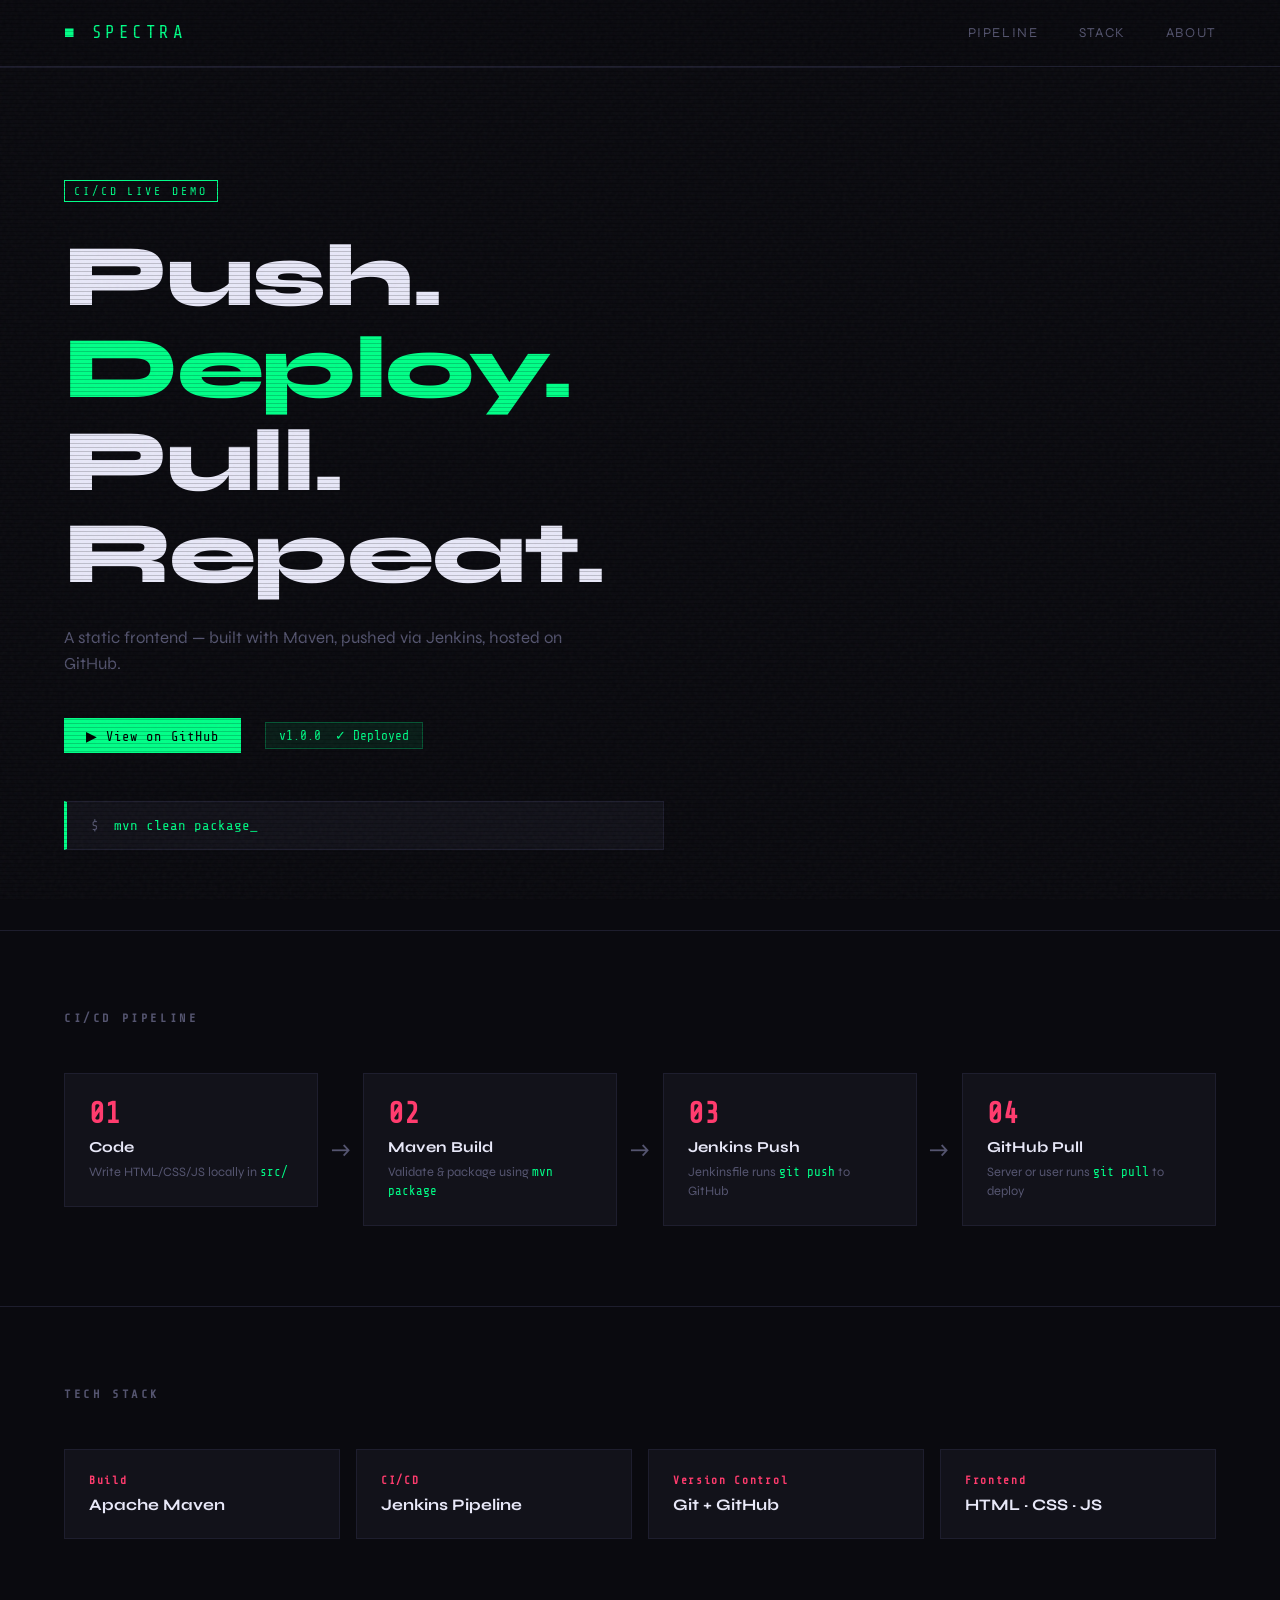
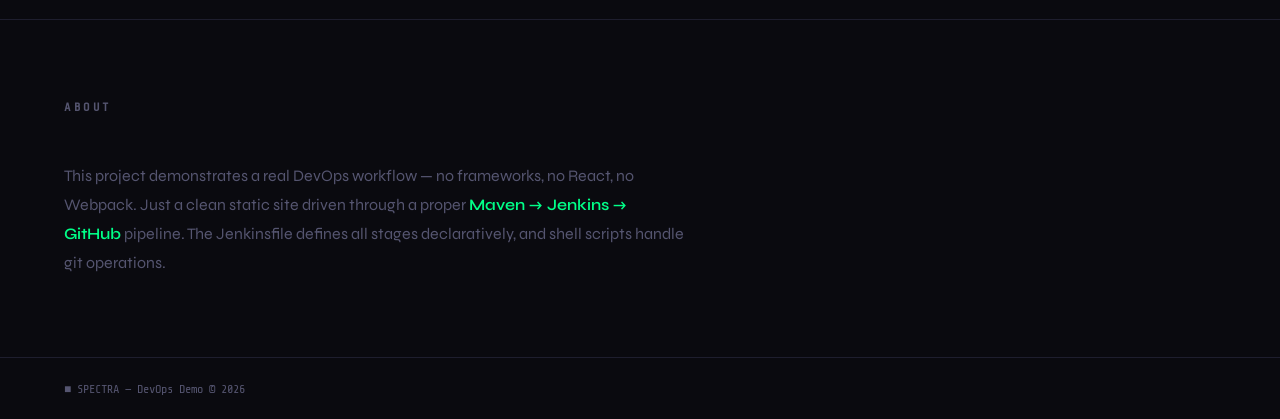
<file: src/index.html>
<!DOCTYPE html>
<html lang="en">
<head>
  <meta charset="UTF-8" />
  <meta name="viewport" content="width=device-width, initial-scale=1.0"/>
  <title>Title Changed</title>
  <link rel="preconnect" href="https://fonts.googleapis.com"/>
  <link href="https://fonts.googleapis.com/css2?family=Share+Tech+Mono&family=Syne:wght@400;700;800&display=swap" rel="stylesheet"/>
  <link rel="stylesheet" href="style.css"/>
</head>
<body>
  <div class="scanlines"></div>
  <div class="noise"></div>

  <header>
    <div class="logo">&#9632; SPECTRA</div>
    <nav>
      <a href="#pipeline">Pipeline</a>
      <a href="#stack">Stack</a>
      <a href="#about">About</a>
    </nav>
  </header>

  <section class="hero">
    <div class="badge">CI/CD LIVE DEMO</div>
    <h1>Push. <span class="accent">Deploy.</span><br/>Pull. Repeat.</h1>
    <p class="sub">A static frontend — built with Maven, pushed via Jenkins, hosted on GitHub.</p>
    <div class="cta-row">
      <a class="btn" href="https://github.com" target="_blank">&#9654; View on GitHub</a>
      <span class="pill">v1.0.0 &nbsp;&#10003; Deployed</span>
    </div>
    <div class="terminal-box" id="terminal">
      <span class="prompt">$</span> <span id="typed"></span><span class="cursor">_</span>
    </div>
  </section>

  <section class="pipeline" id="pipeline">
    <h2>CI/CD Pipeline</h2>
    <div class="steps">
      <div class="step" style="--i:0">
        <div class="step-icon">01</div>
        <div class="step-label">Code</div>
        <div class="step-desc">Write HTML/CSS/JS locally in <code>src/</code></div>
      </div>
      <div class="arrow">&#8594;</div>
      <div class="step" style="--i:1">
        <div class="step-icon">02</div>
        <div class="step-label">Maven Build</div>
        <div class="step-desc">Validate & package using <code>mvn package</code></div>
      </div>
      <div class="arrow">&#8594;</div>
      <div class="step" style="--i:2">
        <div class="step-icon">03</div>
        <div class="step-label">Jenkins Push</div>
        <div class="step-desc">Jenkinsfile runs <code>git push</code> to GitHub</div>
      </div>
      <div class="arrow">&#8594;</div>
      <div class="step" style="--i:3">
        <div class="step-icon">04</div>
        <div class="step-label">GitHub Pull</div>
        <div class="step-desc">Server or user runs <code>git pull</code> to deploy</div>
      </div>
    </div>
  </section>

  <section class="stack" id="stack">
    <h2>Tech Stack</h2>
    <div class="cards">
      <div class="card"><span class="tag">Build</span>Apache Maven</div>
      <div class="card"><span class="tag">CI/CD</span>Jenkins Pipeline</div>
      <div class="card"><span class="tag">Version Control</span>Git + GitHub</div>
      <div class="card"><span class="tag">Frontend</span>HTML · CSS · JS</div>
    </div>
  </section>

  <section class="about" id="about">
    <h2>About</h2>
    <p>This project demonstrates a real DevOps workflow — no frameworks, no React, no Webpack. Just a clean static site driven through a proper <strong>Maven → Jenkins → GitHub</strong> pipeline. The Jenkinsfile defines all stages declaratively, and shell scripts handle git operations.</p>
  </section>

  <footer>
    <span>&#9632; SPECTRA &mdash; DevOps Demo &copy; 2026</span>
  </footer>

  <script src="app.js"></script>
</body>
</html>
</file>
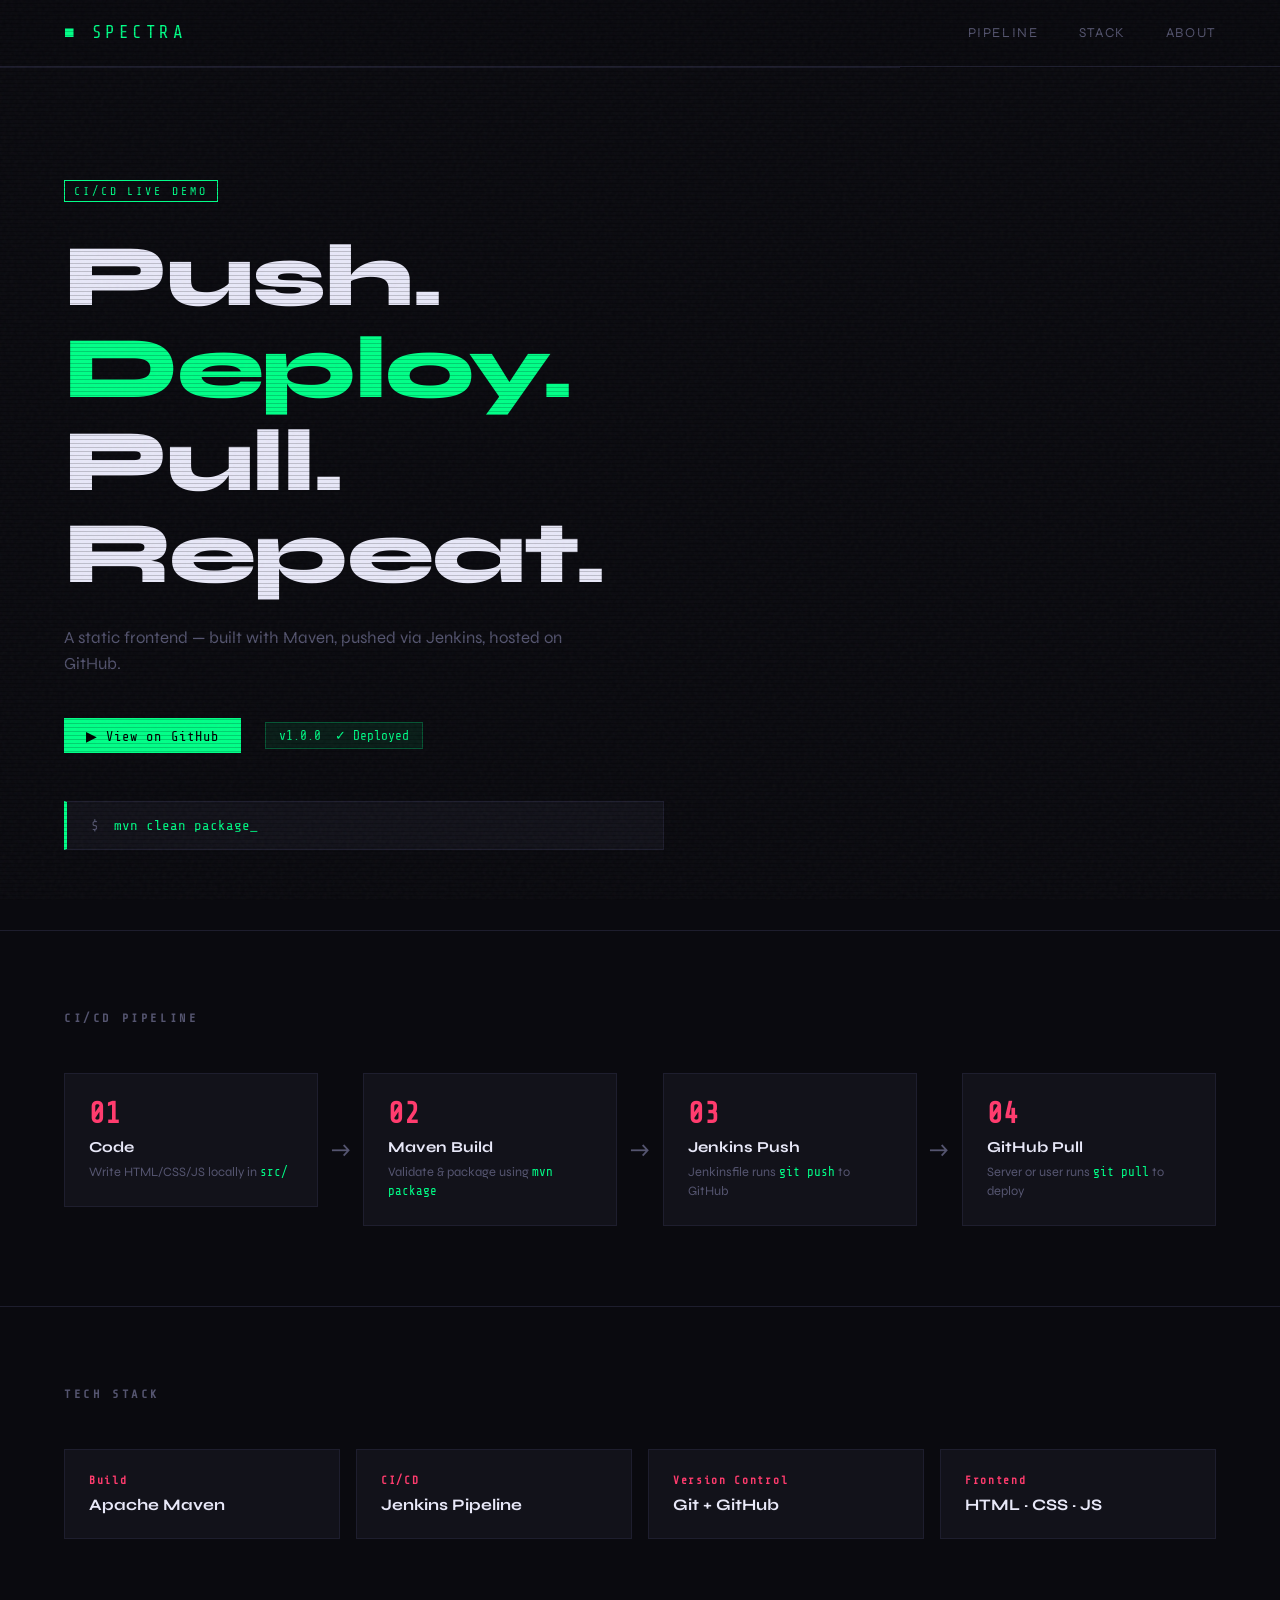
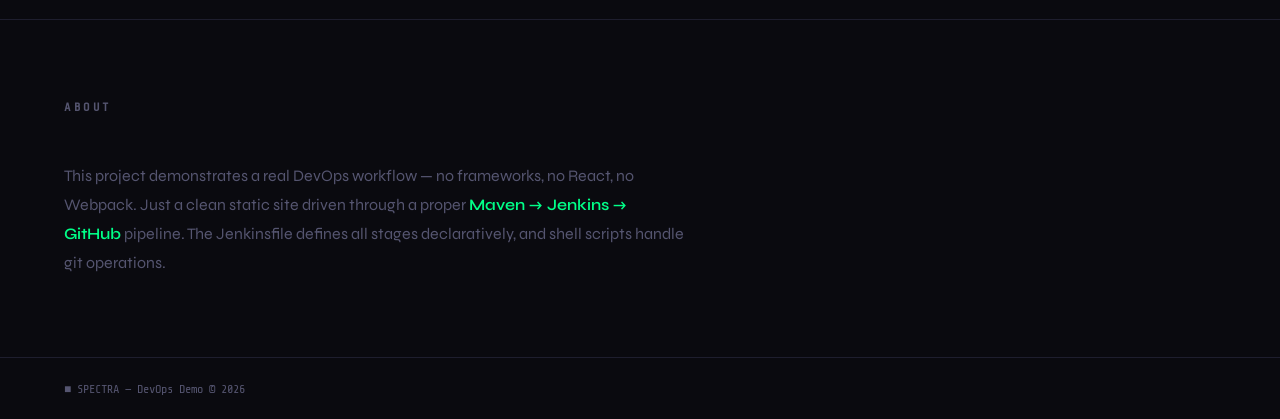
<file: target/site/index.html>
<!DOCTYPE html>
<html lang="en">
<head>
  <meta charset="UTF-8" />
  <meta name="viewport" content="width=device-width, initial-scale=1.0"/>
  <title>SPECTRA | DevOps Pipeline by Prajwal</title>
  <link rel="preconnect" href="https://fonts.googleapis.com"/>
  <link href="https://fonts.googleapis.com/css2?family=Share+Tech+Mono&family=Syne:wght@400;700;800&display=swap" rel="stylesheet"/>
  <link rel="stylesheet" href="style.css"/>
</head>
<body>
  <div class="scanlines"></div>
  <div class="noise"></div>

  <header>
    <div class="logo">&#9632; SPECTRA</div>
    <nav>
      <a href="#pipeline">Pipeline</a>
      <a href="#stack">Stack</a>
      <a href="#about">About</a>
    </nav>
  </header>

  <section class="hero">
    <div class="badge">CI/CD LIVE DEMO</div>
    <h1>Push. <span class="accent">Deploy.</span><br/>Pull. Repeat.</h1>
    <p class="sub">A static frontend — built with Maven, pushed via Jenkins, hosted on GitHub.</p>
    <div class="cta-row">
      <a class="btn" href="https://github.com" target="_blank">&#9654; View on GitHub</a>
      <span class="pill">v1.0.0 &nbsp;&#10003; Deployed</span>
    </div>
    <div class="terminal-box" id="terminal">
      <span class="prompt">$</span> <span id="typed"></span><span class="cursor">_</span>
    </div>
  </section>

  <section class="pipeline" id="pipeline">
    <h2>CI/CD Pipeline</h2>
    <div class="steps">
      <div class="step" style="--i:0">
        <div class="step-icon">01</div>
        <div class="step-label">Code</div>
        <div class="step-desc">Write HTML/CSS/JS locally in <code>src/</code></div>
      </div>
      <div class="arrow">&#8594;</div>
      <div class="step" style="--i:1">
        <div class="step-icon">02</div>
        <div class="step-label">Maven Build</div>
        <div class="step-desc">Validate & package using <code>mvn package</code></div>
      </div>
      <div class="arrow">&#8594;</div>
      <div class="step" style="--i:2">
        <div class="step-icon">03</div>
        <div class="step-label">Jenkins Push</div>
        <div class="step-desc">Jenkinsfile runs <code>git push</code> to GitHub</div>
      </div>
      <div class="arrow">&#8594;</div>
      <div class="step" style="--i:3">
        <div class="step-icon">04</div>
        <div class="step-label">GitHub Pull</div>
        <div class="step-desc">Server or user runs <code>git pull</code> to deploy</div>
      </div>
    </div>
  </section>

  <section class="stack" id="stack">
    <h2>Tech Stack</h2>
    <div class="cards">
      <div class="card"><span class="tag">Build</span>Apache Maven</div>
      <div class="card"><span class="tag">CI/CD</span>Jenkins Pipeline</div>
      <div class="card"><span class="tag">Version Control</span>Git + GitHub</div>
      <div class="card"><span class="tag">Frontend</span>HTML · CSS · JS</div>
    </div>
  </section>

  <section class="about" id="about">
    <h2>About</h2>
    <p>This project demonstrates a real DevOps workflow — no frameworks, no React, no Webpack. Just a clean static site driven through a proper <strong>Maven → Jenkins → GitHub</strong> pipeline. The Jenkinsfile defines all stages declaratively, and shell scripts handle git operations.</p>
  </section>

  <footer>
    <span>&#9632; SPECTRA &mdash; DevOps Demo &copy; 2026</span>
  </footer>

  <script src="app.js"></script>
</body>
</html>
</file>
<file: src/style.css>
*, *::before, *::after { box-sizing: border-box; margin: 0; padding: 0; }

:root {
  --bg: #0a0a0f;
  --surface: #12121a;
  --border: #1e1e2e;
  --accent: #00ff88;
  --accent2: #ff3c6e;
  --text: #c8c8d8;
  --text-dim: #555570;
  --font-mono: 'Share Tech Mono', monospace;
  --font-display: 'Syne', sans-serif;
}

html { scroll-behavior: smooth; }

body {
  background: var(--bg);
  color: var(--text);
  font-family: var(--font-display);
  min-height: 100vh;
  position: relative;
  overflow-x: hidden;
}

/* Scanlines overlay */
.scanlines {
  position: fixed; inset: 0; z-index: 999; pointer-events: none;
  background: repeating-linear-gradient(
    to bottom,
    transparent 0px, transparent 3px,
    rgba(0,0,0,0.18) 3px, rgba(0,0,0,0.18) 4px
  );
}

/* Noise texture */
.noise {
  position: fixed; inset: 0; z-index: 998; pointer-events: none; opacity: 0.035;
  background-image: url("data:image/svg+xml,%3Csvg viewBox='0 0 256 256' xmlns='http://www.w3.org/2000/svg'%3E%3Cfilter id='n'%3E%3CfeTurbulence type='fractalNoise' baseFrequency='0.9' numOctaves='4' stitchTiles='stitch'/%3E%3C/filter%3E%3Crect width='100%25' height='100%25' filter='url(%23n)'/%3E%3C/svg%3E");
}

/* Header */
header {
  display: flex; align-items: center; justify-content: space-between;
  padding: 1.4rem 4rem;
  border-bottom: 1px solid var(--border);
  position: sticky; top: 0; z-index: 100;
  background: rgba(10,10,15,0.92);
  backdrop-filter: blur(12px);
}
.logo {
  font-family: var(--font-mono);
  font-size: 1.1rem;
  color: var(--accent);
  letter-spacing: 0.2em;
}
nav { display: flex; gap: 2.5rem; }
nav a {
  text-decoration: none;
  color: var(--text-dim);
  font-size: 0.85rem;
  letter-spacing: 0.12em;
  text-transform: uppercase;
  transition: color 0.2s;
}
nav a:hover { color: var(--accent); }

/* Hero */
.hero {
  padding: 7rem 4rem 5rem;
  max-width: 900px;
  position: relative;
}
.badge {
  font-family: var(--font-mono);
  font-size: 0.72rem;
  letter-spacing: 0.25em;
  color: var(--accent);
  border: 1px solid var(--accent);
  display: inline-block;
  padding: 0.3em 0.8em;
  margin-bottom: 1.8rem;
  animation: fadeUp 0.6s ease both;
}
h1 {
  font-size: clamp(3rem, 8vw, 5.5rem);
  font-weight: 800;
  line-height: 1.05;
  letter-spacing: -0.02em;
  color: #e8e8f8;
  animation: fadeUp 0.6s 0.1s ease both;
}
.accent { color: var(--accent); }
.sub {
  margin-top: 1.5rem;
  font-size: 1.05rem;
  color: var(--text-dim);
  max-width: 500px;
  line-height: 1.6;
  animation: fadeUp 0.6s 0.2s ease both;
}
.cta-row {
  display: flex; align-items: center; gap: 1.5rem;
  margin-top: 2.5rem;
  animation: fadeUp 0.6s 0.3s ease both;
}
.btn {
  display: inline-block;
  background: var(--accent);
  color: #000;
  text-decoration: none;
  font-family: var(--font-mono);
  font-size: 0.85rem;
  padding: 0.7em 1.6em;
  letter-spacing: 0.08em;
  transition: opacity 0.2s, transform 0.2s;
}
.btn:hover { opacity: 0.85; transform: translateY(-2px); }
.pill {
  font-family: var(--font-mono);
  font-size: 0.8rem;
  color: var(--accent);
  background: rgba(0,255,136,0.08);
  padding: 0.4em 1em;
  border: 1px solid rgba(0,255,136,0.25);
}

/* Terminal box */
.terminal-box {
  margin-top: 3rem;
  background: var(--surface);
  border: 1px solid var(--border);
  border-left: 3px solid var(--accent);
  padding: 1rem 1.5rem;
  font-family: var(--font-mono);
  font-size: 0.88rem;
  color: var(--accent);
  max-width: 600px;
  min-height: 2.6rem;
  animation: fadeUp 0.6s 0.4s ease both;
}
.prompt { color: var(--text-dim); margin-right: 0.5em; }
.cursor {
  animation: blink 1s step-end infinite;
  color: var(--accent);
}
@keyframes blink { 0%,100%{opacity:1} 50%{opacity:0} }

/* Sections */
section { padding: 5rem 4rem; border-top: 1px solid var(--border); }
h2 {
  font-size: 0.75rem;
  letter-spacing: 0.3em;
  text-transform: uppercase;
  color: var(--text-dim);
  margin-bottom: 3rem;
  font-family: var(--font-mono);
}

/* Pipeline steps */
.steps {
  display: flex; align-items: flex-start;
  gap: 0.5rem; flex-wrap: wrap;
}
.step {
  flex: 1; min-width: 150px;
  background: var(--surface);
  border: 1px solid var(--border);
  padding: 1.5rem;
  animation: fadeUp 0.5s calc(var(--i) * 0.1s + 0.2s) ease both;
  transition: border-color 0.3s;
}
.step:hover { border-color: var(--accent); }
.step-icon {
  font-family: var(--font-mono);
  font-size: 1.8rem;
  color: var(--accent2);
  font-weight: bold;
  margin-bottom: 0.5rem;
}
.step-label {
  font-weight: 700;
  color: #e8e8f8;
  margin-bottom: 0.4rem;
  font-size: 0.95rem;
}
.step-desc { font-size: 0.8rem; color: var(--text-dim); line-height: 1.5; }
.step-desc code {
  font-family: var(--font-mono);
  color: var(--accent);
  font-size: 0.78rem;
}
.arrow {
  font-size: 1.5rem;
  color: var(--text-dim);
  align-self: center;
  padding: 0 0.3rem;
}

/* Stack cards */
.cards {
  display: grid;
  grid-template-columns: repeat(auto-fit, minmax(180px, 1fr));
  gap: 1rem;
}
.card {
  background: var(--surface);
  border: 1px solid var(--border);
  padding: 1.5rem;
  font-size: 1rem;
  font-weight: 700;
  color: #e8e8f8;
  transition: border-color 0.3s, transform 0.2s;
}
.card:hover { border-color: var(--accent2); transform: translateY(-3px); }
.tag {
  display: block;
  font-family: var(--font-mono);
  font-size: 0.7rem;
  color: var(--accent2);
  letter-spacing: 0.15em;
  margin-bottom: 0.5rem;
}

/* About */
.about p {
  max-width: 620px;
  line-height: 1.8;
  color: var(--text-dim);
  font-size: 1rem;
}
.about strong { color: var(--accent); font-weight: 600; }

/* Footer */
footer {
  border-top: 1px solid var(--border);
  padding: 1.5rem 4rem;
  font-family: var(--font-mono);
  font-size: 0.75rem;
  color: var(--text-dim);
}

/* Animations */
@keyframes fadeUp {
  from { opacity: 0; transform: translateY(20px); }
  to   { opacity: 1; transform: translateY(0); }
}

@media (max-width: 700px) {
  header, .hero, section, footer { padding-left: 1.5rem; padding-right: 1.5rem; }
  .steps { flex-direction: column; }
  .arrow { transform: rotate(90deg); align-self: center; }
}
</file>
<file: target/site/style.css>
*, *::before, *::after { box-sizing: border-box; margin: 0; padding: 0; }

:root {
  --bg: #0a0a0f;
  --surface: #12121a;
  --border: #1e1e2e;
  --accent: #00ff88;
  --accent2: #ff3c6e;
  --text: #c8c8d8;
  --text-dim: #555570;
  --font-mono: 'Share Tech Mono', monospace;
  --font-display: 'Syne', sans-serif;
}

html { scroll-behavior: smooth; }

body {
  background: var(--bg);
  color: var(--text);
  font-family: var(--font-display);
  min-height: 100vh;
  position: relative;
  overflow-x: hidden;
}

/* Scanlines overlay */
.scanlines {
  position: fixed; inset: 0; z-index: 999; pointer-events: none;
  background: repeating-linear-gradient(
    to bottom,
    transparent 0px, transparent 3px,
    rgba(0,0,0,0.18) 3px, rgba(0,0,0,0.18) 4px
  );
}

/* Noise texture */
.noise {
  position: fixed; inset: 0; z-index: 998; pointer-events: none; opacity: 0.035;
  background-image: url("data:image/svg+xml,%3Csvg viewBox='0 0 256 256' xmlns='http://www.w3.org/2000/svg'%3E%3Cfilter id='n'%3E%3CfeTurbulence type='fractalNoise' baseFrequency='0.9' numOctaves='4' stitchTiles='stitch'/%3E%3C/filter%3E%3Crect width='100%25' height='100%25' filter='url(%23n)'/%3E%3C/svg%3E");
}

/* Header */
header {
  display: flex; align-items: center; justify-content: space-between;
  padding: 1.4rem 4rem;
  border-bottom: 1px solid var(--border);
  position: sticky; top: 0; z-index: 100;
  background: rgba(10,10,15,0.92);
  backdrop-filter: blur(12px);
}
.logo {
  font-family: var(--font-mono);
  font-size: 1.1rem;
  color: var(--accent);
  letter-spacing: 0.2em;
}
nav { display: flex; gap: 2.5rem; }
nav a {
  text-decoration: none;
  color: var(--text-dim);
  font-size: 0.85rem;
  letter-spacing: 0.12em;
  text-transform: uppercase;
  transition: color 0.2s;
}
nav a:hover { color: var(--accent); }

/* Hero */
.hero {
  padding: 7rem 4rem 5rem;
  max-width: 900px;
  position: relative;
}
.badge {
  font-family: var(--font-mono);
  font-size: 0.72rem;
  letter-spacing: 0.25em;
  color: var(--accent);
  border: 1px solid var(--accent);
  display: inline-block;
  padding: 0.3em 0.8em;
  margin-bottom: 1.8rem;
  animation: fadeUp 0.6s ease both;
}
h1 {
  font-size: clamp(3rem, 8vw, 5.5rem);
  font-weight: 800;
  line-height: 1.05;
  letter-spacing: -0.02em;
  color: #e8e8f8;
  animation: fadeUp 0.6s 0.1s ease both;
}
.accent { color: var(--accent); }
.sub {
  margin-top: 1.5rem;
  font-size: 1.05rem;
  color: var(--text-dim);
  max-width: 500px;
  line-height: 1.6;
  animation: fadeUp 0.6s 0.2s ease both;
}
.cta-row {
  display: flex; align-items: center; gap: 1.5rem;
  margin-top: 2.5rem;
  animation: fadeUp 0.6s 0.3s ease both;
}
.btn {
  display: inline-block;
  background: var(--accent);
  color: #000;
  text-decoration: none;
  font-family: var(--font-mono);
  font-size: 0.85rem;
  padding: 0.7em 1.6em;
  letter-spacing: 0.08em;
  transition: opacity 0.2s, transform 0.2s;
}
.btn:hover { opacity: 0.85; transform: translateY(-2px); }
.pill {
  font-family: var(--font-mono);
  font-size: 0.8rem;
  color: var(--accent);
  background: rgba(0,255,136,0.08);
  padding: 0.4em 1em;
  border: 1px solid rgba(0,255,136,0.25);
}

/* Terminal box */
.terminal-box {
  margin-top: 3rem;
  background: var(--surface);
  border: 1px solid var(--border);
  border-left: 3px solid var(--accent);
  padding: 1rem 1.5rem;
  font-family: var(--font-mono);
  font-size: 0.88rem;
  color: var(--accent);
  max-width: 600px;
  min-height: 2.6rem;
  animation: fadeUp 0.6s 0.4s ease both;
}
.prompt { color: var(--text-dim); margin-right: 0.5em; }
.cursor {
  animation: blink 1s step-end infinite;
  color: var(--accent);
}
@keyframes blink { 0%,100%{opacity:1} 50%{opacity:0} }

/* Sections */
section { padding: 5rem 4rem; border-top: 1px solid var(--border); }
h2 {
  font-size: 0.75rem;
  letter-spacing: 0.3em;
  text-transform: uppercase;
  color: var(--text-dim);
  margin-bottom: 3rem;
  font-family: var(--font-mono);
}

/* Pipeline steps */
.steps {
  display: flex; align-items: flex-start;
  gap: 0.5rem; flex-wrap: wrap;
}
.step {
  flex: 1; min-width: 150px;
  background: var(--surface);
  border: 1px solid var(--border);
  padding: 1.5rem;
  animation: fadeUp 0.5s calc(var(--i) * 0.1s + 0.2s) ease both;
  transition: border-color 0.3s;
}
.step:hover { border-color: var(--accent); }
.step-icon {
  font-family: var(--font-mono);
  font-size: 1.8rem;
  color: var(--accent2);
  font-weight: bold;
  margin-bottom: 0.5rem;
}
.step-label {
  font-weight: 700;
  color: #e8e8f8;
  margin-bottom: 0.4rem;
  font-size: 0.95rem;
}
.step-desc { font-size: 0.8rem; color: var(--text-dim); line-height: 1.5; }
.step-desc code {
  font-family: var(--font-mono);
  color: var(--accent);
  font-size: 0.78rem;
}
.arrow {
  font-size: 1.5rem;
  color: var(--text-dim);
  align-self: center;
  padding: 0 0.3rem;
}

/* Stack cards */
.cards {
  display: grid;
  grid-template-columns: repeat(auto-fit, minmax(180px, 1fr));
  gap: 1rem;
}
.card {
  background: var(--surface);
  border: 1px solid var(--border);
  padding: 1.5rem;
  font-size: 1rem;
  font-weight: 700;
  color: #e8e8f8;
  transition: border-color 0.3s, transform 0.2s;
}
.card:hover { border-color: var(--accent2); transform: translateY(-3px); }
.tag {
  display: block;
  font-family: var(--font-mono);
  font-size: 0.7rem;
  color: var(--accent2);
  letter-spacing: 0.15em;
  margin-bottom: 0.5rem;
}

/* About */
.about p {
  max-width: 620px;
  line-height: 1.8;
  color: var(--text-dim);
  font-size: 1rem;
}
.about strong { color: var(--accent); font-weight: 600; }

/* Footer */
footer {
  border-top: 1px solid var(--border);
  padding: 1.5rem 4rem;
  font-family: var(--font-mono);
  font-size: 0.75rem;
  color: var(--text-dim);
}

/* Animations */
@keyframes fadeUp {
  from { opacity: 0; transform: translateY(20px); }
  to   { opacity: 1; transform: translateY(0); }
}

@media (max-width: 700px) {
  header, .hero, section, footer { padding-left: 1.5rem; padding-right: 1.5rem; }
  .steps { flex-direction: column; }
  .arrow { transform: rotate(90deg); align-self: center; }
}
</file>
